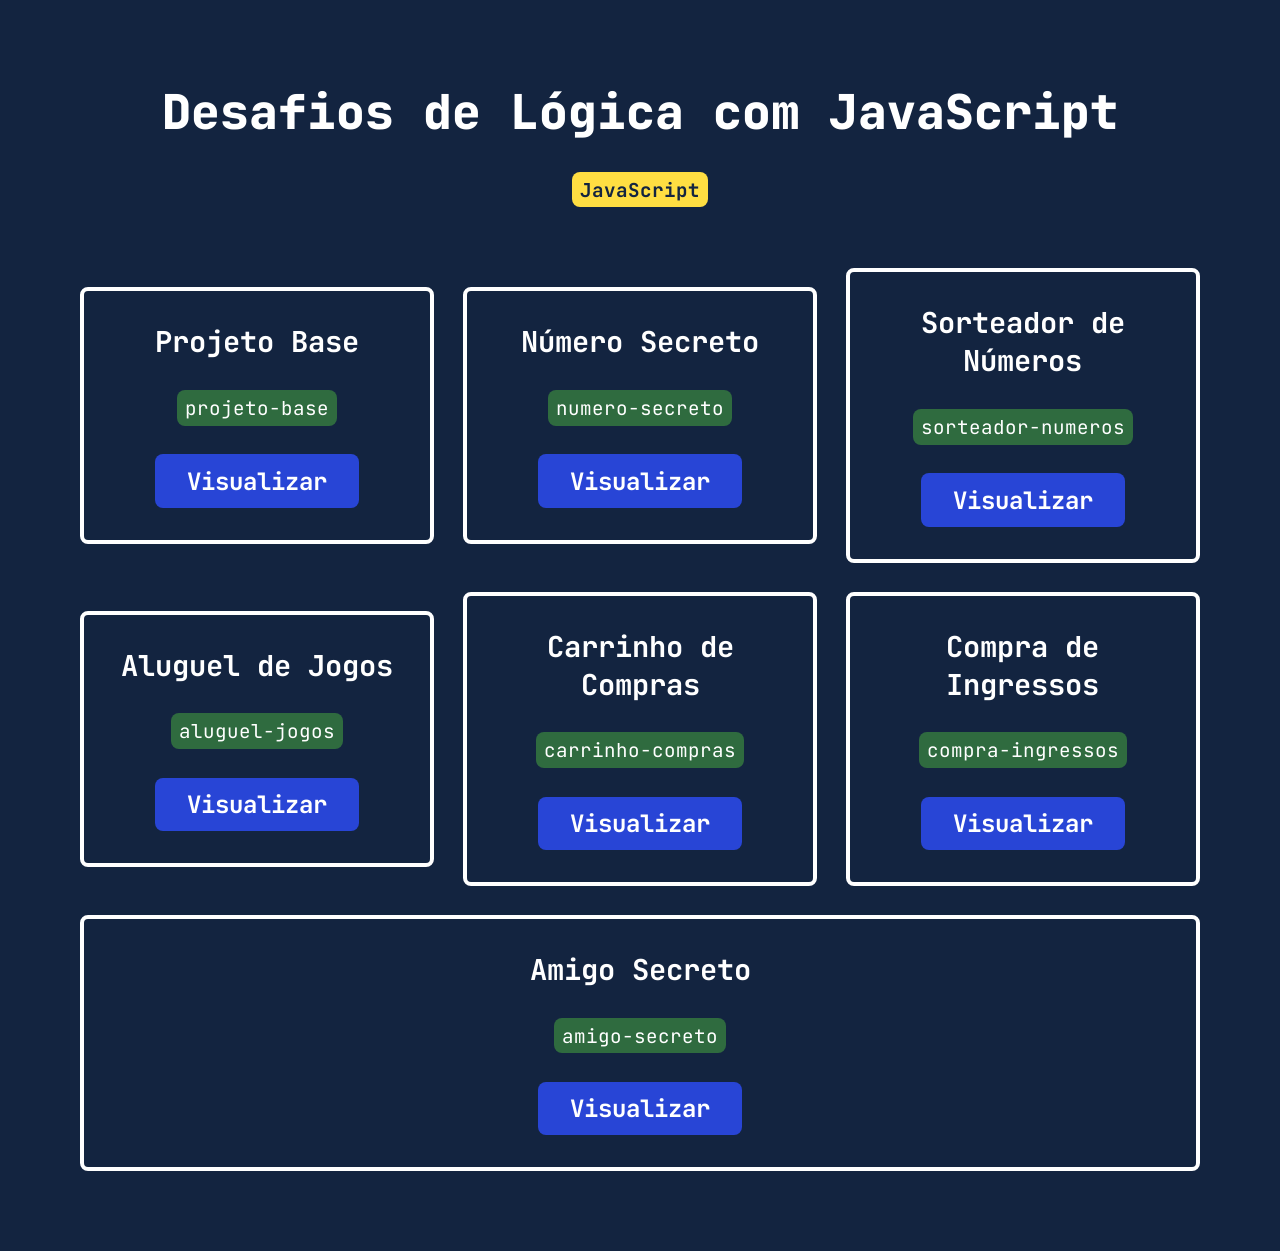
<file: index.html>
<!DOCTYPE html>
<html lang="pt-br">
<head>
    <meta charset="UTF-8">
    <meta name="viewport" content="width=device-width, initial-scale=1.0">
    <title>Página Inicial | Desafios de Lógica com JavaScript</title>
    <link rel="shortcut icon" href="https://i.ibb.co/DD4h4VWp/logo-pagina-inicial.png" type="image/x-icon">
    <link rel="stylesheet" href="projeto-base/css/estilo.css">
    <link rel="stylesheet" href="pagina-inicial/css/estilo.css">
</head>
<body>
    <main class="conteudo modelo__vertical modelo__centralizado">
        <h1 class="conteudo__titulo">Desafios de Lógica com JavaScript</h1>
        <span class="conteudo__tag fundo-amarelo">JavaScript</span>

        <div class="projetos modelo__horizontal modelo__centralizado modelo__quebra" id="elemento-projetos"></div>
    </main>

    <script src="pagina-inicial/js/script.js" defer></script>
</body>
</html>
</file>
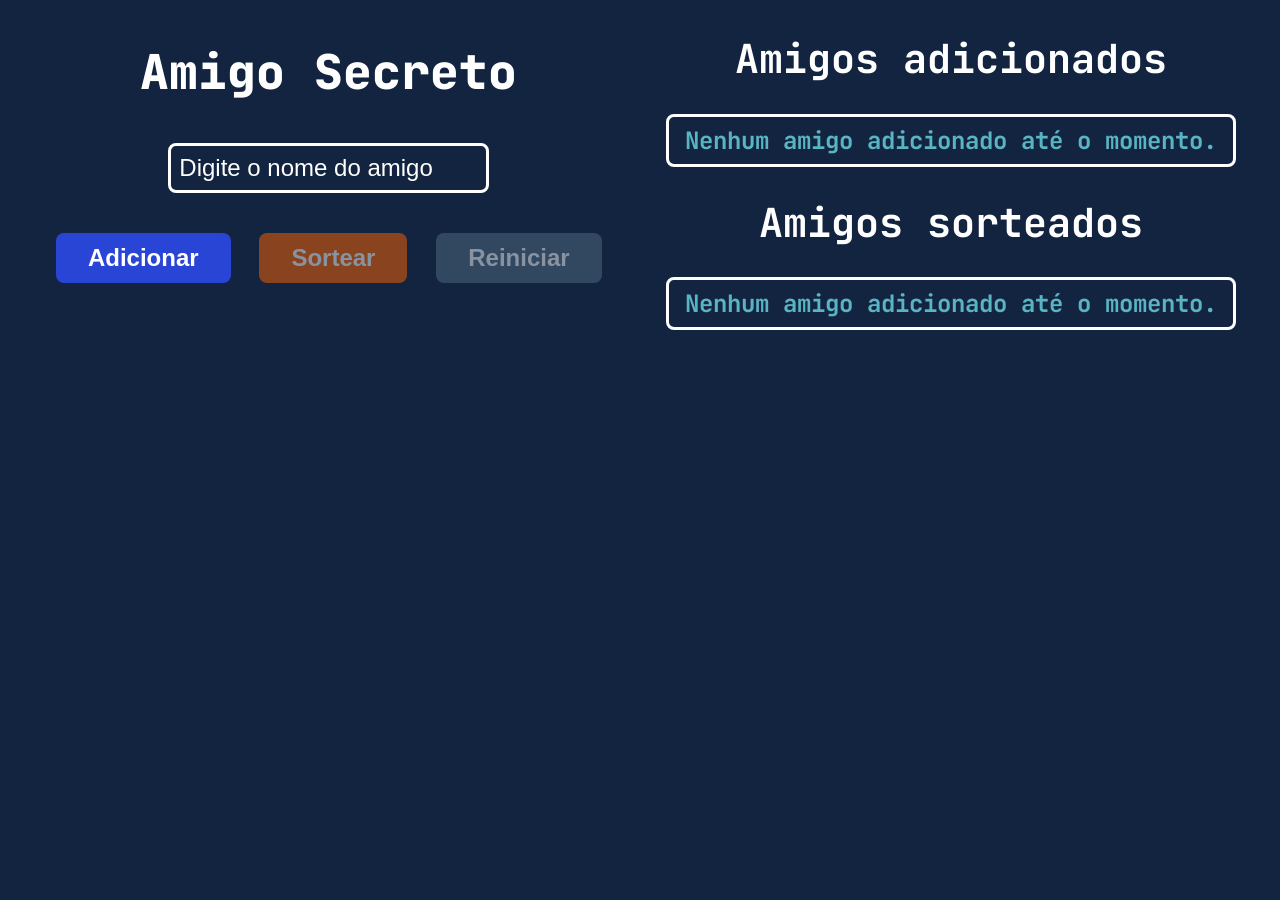
<file: amigo-secreto/index.html>
<!DOCTYPE html>
<html lang="pt-br">
<head>
    <meta charset="UTF-8">
    <meta name="viewport" content="width=device-width, initial-scale=1.0">
    <title>Amigo Secreto | Desafios de Lógica com JavaScript</title>
    <link rel="shortcut icon" href="https://i.ibb.co/Xm27vQ5/logo-amigo-secreto-removebg-preview.png" type="image/x-icon">
    <link rel="stylesheet" href="../projeto-base/css/estilo.css">
    <link rel="stylesheet" href="css/estilo.css">
</head>
<body>
    <main class="conteudo modelo__horizontal modelo__centralizado">
        <section class="conteudo__secao modelo__vertical modelo__centralizado">
            <h1 class="conteudo__titulo">Amigo Secreto</h1>

            <div class="modelo__vertical modelo__centralizado">
                <input type="text" name="nome-amigo" id="nome-amigo" placeholder="Digite o nome do amigo" class="conteudo__caixa-texto"/>
            </div>

            <div class="modelo__horizontal modelo__centralizado modelo__quebra">
                <button onclick="adicionar()" id="botao-adicionar" class="conteudo__botao fundo-adicionar">
                    Adicionar
                </button>

                <button onclick="sortear()" id="botao-sortear" class="conteudo__botao fundo-sortear" disabled>
                    Sortear
                </button>

                <button onclick="reiniciar()" id="botao-reiniciar" class="conteudo__botao fundo-reiniciar" disabled>
                    Reiniciar
                </button>
            </div>

            <div class="modelo__vertical modelo__centralizado" id="elemento-mensagem-aviso"></div>
        </section>

        <section class="conteudo__secao modelo__vertical modelo__centralizado">
            <div class="conteudo__amigo-secreto modelo__vertical modelo__centralizado">
                <div class="modelo__vertical modelo__centralizado">
                    <h2 class="conteudo__subtitulo">Amigos adicionados</h2>

                    <p class="conteudo__texto conteudo__destaque" id="elemento-amigo-adicionado">
                        Nenhum amigo adicionado até o momento.
                    </p>
                </div>

                <div class="modelo__vertical modelo__centralizado">
                    <h2 class="conteudo__subtitulo">Amigos sorteados</h2>

                    <p class="conteudo__texto conteudo__destaque" id="elemento-amigo-sorteado">
                        Nenhum amigo adicionado até o momento.
                    </p>
                </div>
            </div>
        </section>
    </main>

    <script src="js/script.js" defer></script>
</body>
</html>
</file>
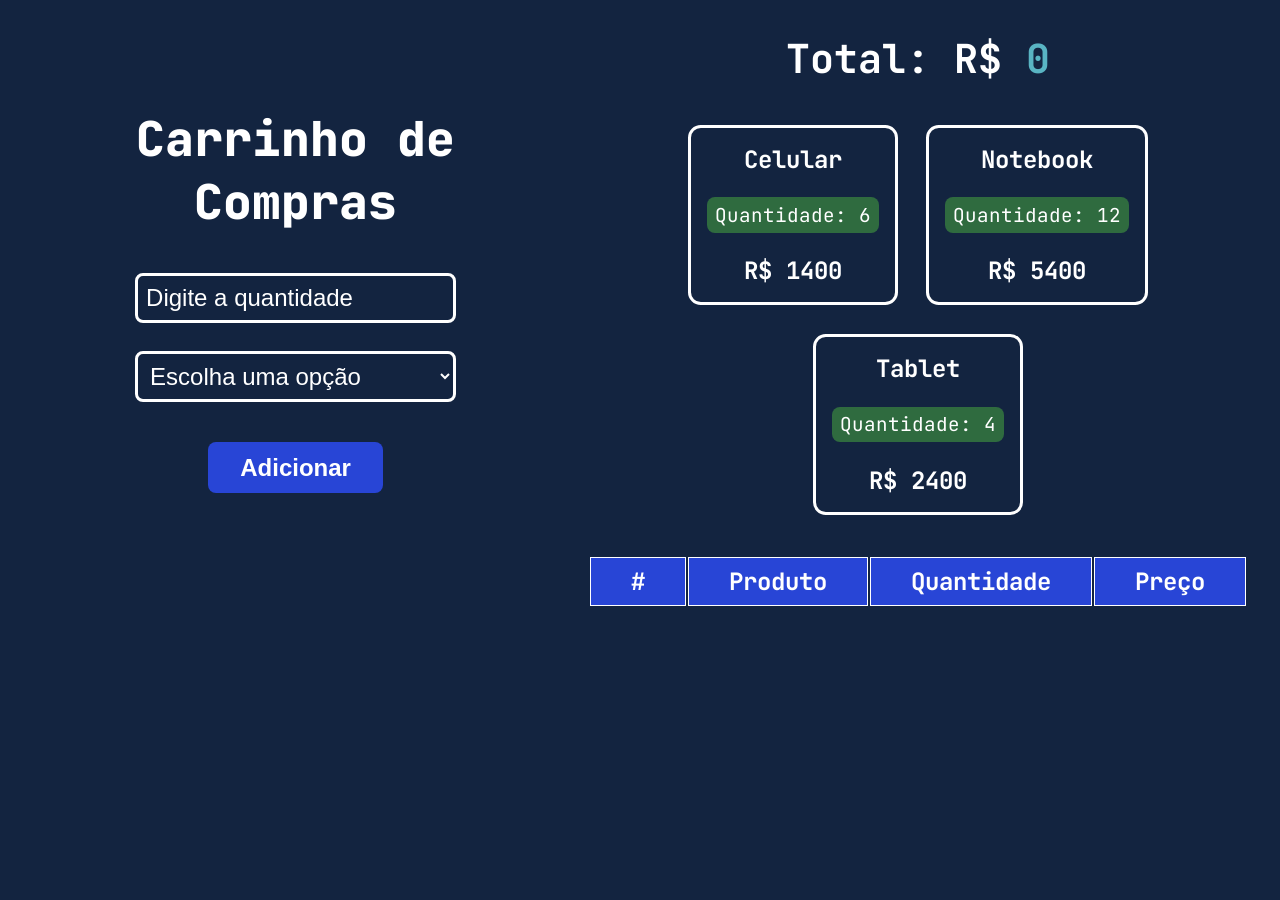
<file: carrinho-compras/index.html>
<!DOCTYPE html>
<html lang="pt-br">
<head>
    <meta charset="UTF-8">
    <meta name="viewport" content="width=device-width, initial-scale=1.0">
    <title>Carrinho de Compras | Desafios de Lógica com JavaScript</title>
    <link rel="shortcut icon" href="https://i.ibb.co/MkZtFhXX/logo-carrinho-compras.png" type="image/x-icon">
    <link rel="stylesheet" href="../projeto-base/css/estilo.css">
    <link rel="stylesheet" href="css/estilo.css">
</head>
<body>
    <main class="conteudo modelo__horizontal modelo__centralizado">
        <section class="conteudo__secao modelo__vertical modelo__centralizado">
            <h1 class="conteudo__titulo">Carrinho de Compras</h1>

            <div class="modelo__vertical modelo__centralizado">
                <input type="number" id="quantidade" name="quantidade" placeholder="Digite a quantidade" class="conteudo__caixa-texto"/>

                <select id="produtos" name="produtos" class="conteudo__caixa-texto"></select>
            </div>

            <div class="modelo__horizontal modelo__centralizado modelo__quebra">
                <button onclick="adicionar()" id="botao-adicionar" class="conteudo__botao fundo-adicionar">
                    Adicionar
                </button>
            </div>

            <div class="modelo__vertical modelo__centralizado" id="elemento-mensagem-aviso"></div>
        </section>

        <section class="conteudo__secao modelo__vertical modelo__centralizado">
            <h2 class="conteudo__subtitulo">
                Total: R$ 
                <span class="conteudo__destaque" id="elemento-preco">0</span>
            </h2>

            <div class="produtos modelo__horizontal modelo__centralizado modelo__quebra" id="elemento-produtos"></div>

            <div class="modelo__horizontal modelo__centralizado modelo__quebra">
                <table class="produto__tabela">
                    <thead>
                        <tr>
                            <th>#</th>
                            <th>Produto</th>
                            <th>Quantidade</th>
                            <th>Preço</th>
                        </tr>
                    </thead>
                    <tbody id="elemento-produto-adicionado"></tbody>
                </table>
            </div>
        </section>
    </main>

    <script src="js/script.js" defer></script>
</body>
</html>
</file>
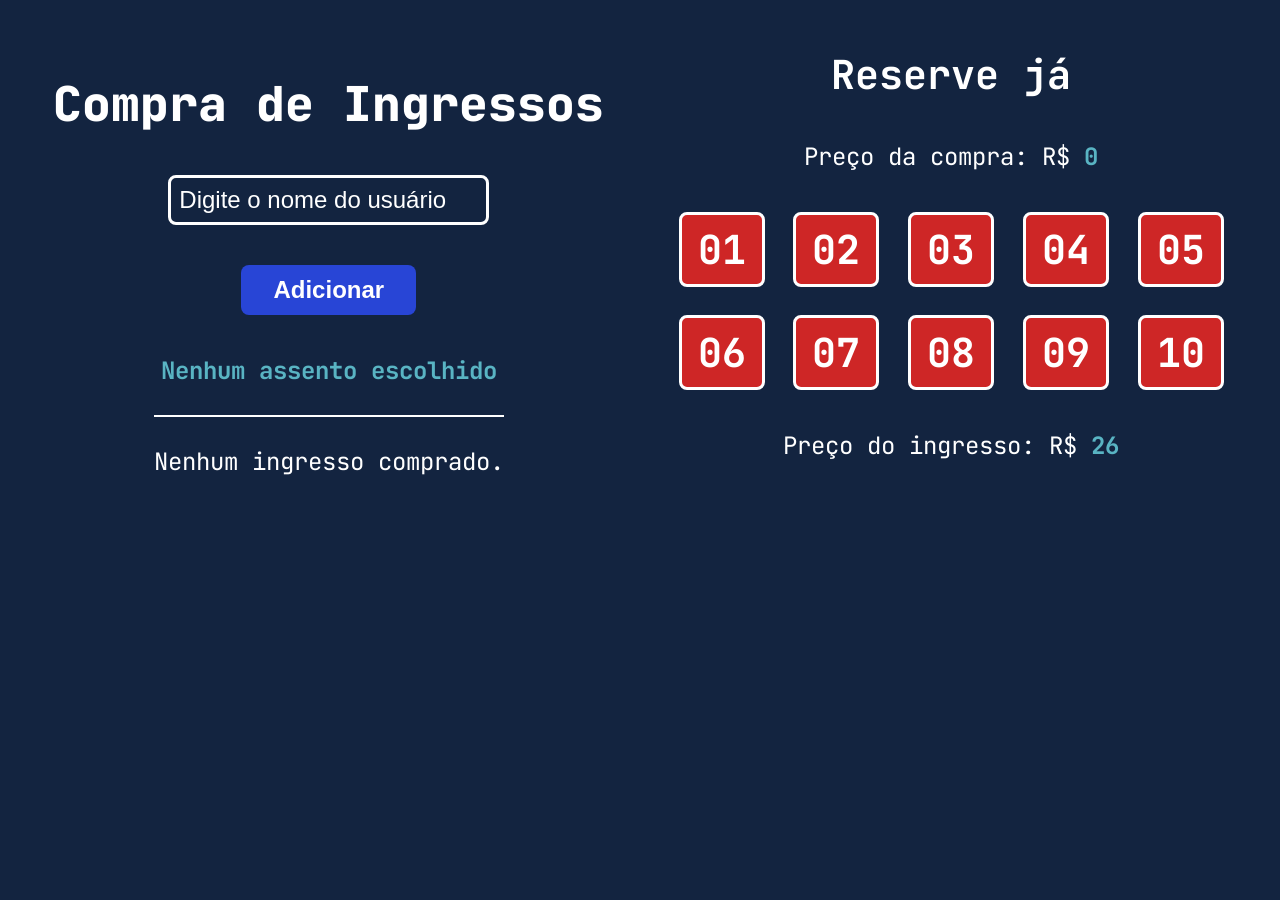
<file: compra-ingressos/index.html>
<!DOCTYPE html>
<html lang="pt-br">
<head>
    <meta charset="UTF-8">
    <meta name="viewport" content="width=device-width, initial-scale=1.0">
    <title>Compra de Ingressos | Desafios de Lógica com JavaScript</title>
    <link rel="shortcut icon" href="https://i.ibb.co/KjH471B8/logo-compra-ingressos-removebg-preview.png" type="image/x-icon">
    <link rel="stylesheet" href="../projeto-base/css/estilo.css">
    <link rel="stylesheet" href="css/estilo.css">
</head>
<body>
    <main class="conteudo modelo__horizontal modelo__centralizado">
        <section class="conteudo__secao modelo__vertical modelo__centralizado">
            <div class="modelo__vertical modelo__centralizado" id="elemento-mensagem-aviso"></div>

            <h1 class="conteudo__titulo">Compra de Ingressos</h1>

            <div class="modelo__vertical modelo__centralizado">
                <input type="text" id="nome-usuario" name="nome-usuario" placeholder="Digite o nome do usuário" class="conteudo__caixa-texto"/>
            </div>

            <div class="modelo__vertical modelo__centralizado modelo__quebra">
                <button onclick="adicionar()" id="botao-adicionar" class="conteudo__botao fundo-adicionar">
                    Adicionar
                </button>
            </div>

            <div class="conteudo__informacao modelo__vertical modelo__centralizado" id="elemento-informacoes"></div>
        </section>

        <section class="conteudo__secao modelo__vertical modelo__centralizado">
            <h2 class="conteudo__subtitulo">Reserve já</h2>
            <p class="conteudo__texto">
                Preço da compra: R$ <span class="conteudo__destaque" id="elemento-preco-compra">0</span>
            </p>

            <div class="modelo__horizontal modelo__centralizado modelo__quebra" id="elemento-assentos-disponiveis">
                
            </div>

            <p class="conteudo__texto">
                Preço do ingresso: R$ <span class="conteudo__destaque" id="elemento-preco-ingresso">25</span>
            </p>
        </section>
    </main>

    <script src="js/script.js" defer></script>
</body>
</html>
</file>
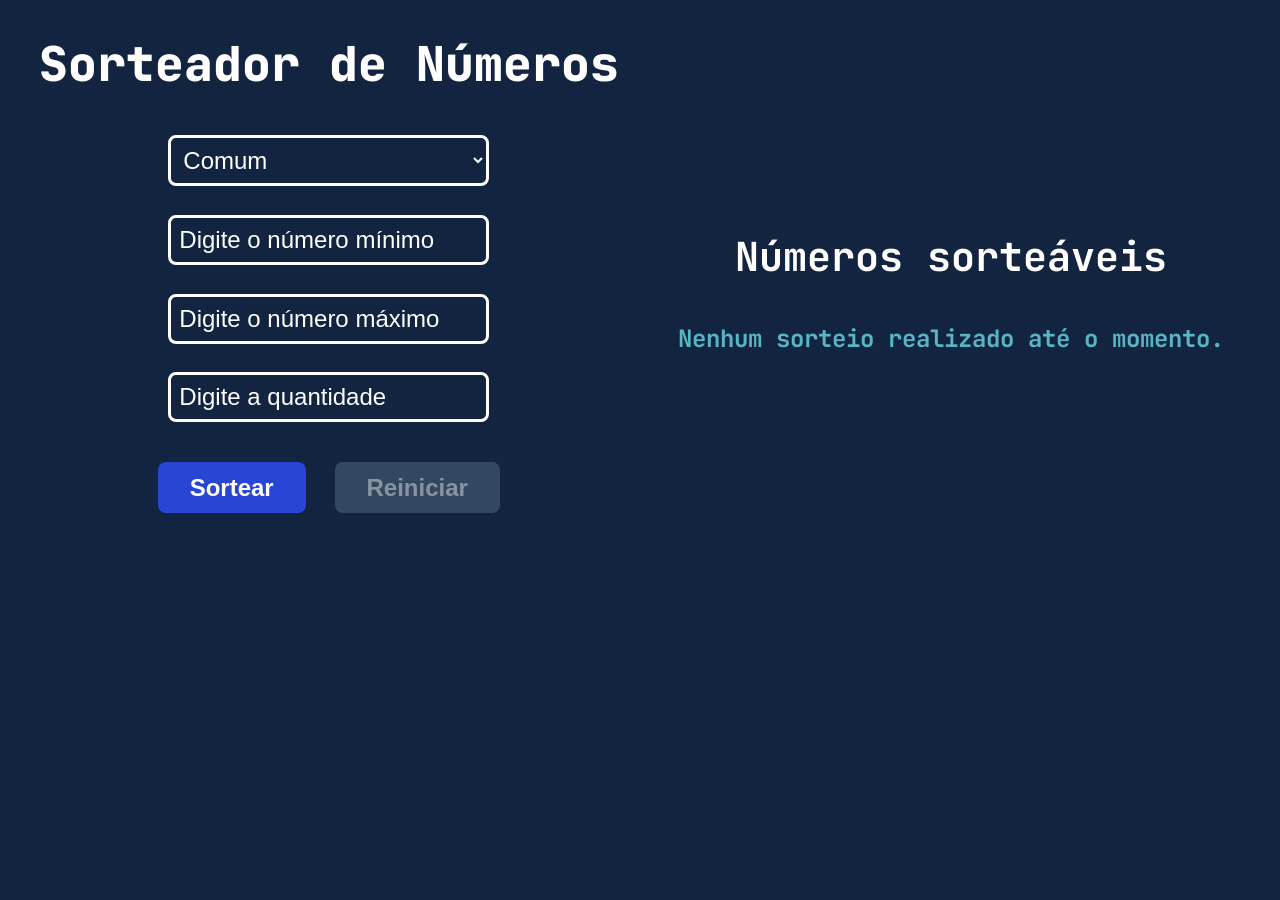
<file: sorteador-numeros/index.html>
<!DOCTYPE html>
<html lang="pt-br">
<head>
    <meta name="viewport" content="width=device-width, initial-scale=1.0">
    <meta charset="UTF-8">
    <title>Sorteador de Números | Desafios de Lógica com JavaScript</title>
    <link rel="shortcut icon" href="https://i.ibb.co/ZR5xC6Jr/logo-sorteador-numeros.png" type="image/x-icon">
    <link rel="stylesheet" href="../projeto-base/css/estilo.css">
</head>
<body>
    <main class="conteudo modelo__horizontal modelo__centralizado">
        <section class="conteudo__secao modelo__vertical modelo__centralizado">
            <h1 class="conteudo__titulo">Sorteador de Números</h1>

            <div class="modelo__vertical modelo__centralizado">
                <select id="opcao-escolhida" name="opcao-escolhida" class="conteudo__caixa-texto">
                    <option value="1">Comum</option>
                    <option value="2">Pares</option>
                    <option value="3">Ímpares</option>
                </select>
                    
                <input type="number" id="numero-minimo" name="numero-minimo" placeholder="Digite o número mínimo" class="conteudo__caixa-texto">

                <input type="number" id="numero-maximo" name="numero-maximo" placeholder="Digite o número máximo" class="conteudo__caixa-texto">

                <input type="number" id="numero-quantidade" name="numero-quantidade" placeholder="Digite a quantidade" class="conteudo__caixa-texto">
            </div>

            <div class="modelo__horizontal modelo__centralizado modelo__quebra">
                <button onclick="sortear()" id="botao-sortear" class="conteudo__botao fundo-adicionar">
                    Sortear
                </button>

                <button onclick="reiniciar()" id="botao-reiniciar" class="conteudo__botao fundo-reiniciar" disabled>
                    Reiniciar
                </button>
            </div>

            <div class="modelo__vertical modelo__centralizado" id="elemento-mensagem-aviso"></div>
        </section>

        <section class="conteudo__secao modelo__vertical modelo__centralizado">
            <h2 class="conteudo__subtitulo">Números sorteáveis</h2>
            
            <div class="modelo__horizontal modelo__centralizado modelo__quebra" id="elemento-numeros-sorteados"></div>
        </section>
    </main>

    <script src="js/script.js" defer></script>
</body>
</html>
</file>
<file: projeto-base/css/estilo.css>
@import url('https://fonts.googleapis.com/css2?family=JetBrains+Mono:ital,wght@0,100..800;1,100..800&display=swap');

@import url('modelo.css');

* {
    padding: 0;
    margin: 0;
    box-sizing: border-box;
}

:root {
    --cor-fundo: #132440;
    --cor-fonte: #FFFFFF;

    --cor-adicionar: #2845D6;
    --cor-destaque: #59B4C3;
    --cor-sortear: #FF6500;
    --cor-reiniciar: #526D82;
    --cor-sucesso: #2F6B3F;
    --cor-alerta: #CE2626;

    --fonte-principal: 'JetBrains Mono', monospace;
}

body {
    background-color: var(--cor-fundo);
    color: var(--cor-fonte);
    font-family: var(--fonte-principal);
}

a {
    text-decoration: none;
}

.conteudo {
    padding: 2rem;
}

.conteudo__secao {
    gap: 2.5rem;
    flex: 1 1 50%;
}

.conteudo__titulo {
    font-size: 3rem;
    font-weight: 900;
}

.conteudo__subtitulo {
    font-size: 2.5rem;
    font-weight: 700;
}

.conteudo__texto {
    font-size: 1.5rem;
    font-weight: 400;
}

.conteudo__destaque {
    color: var(--cor-destaque);
    font-weight: bold;
}

.conteudo__tag {
    font-size: 1.2rem;
    padding: 0.3rem 0.5rem;
    border-radius: 0.5rem;
}

.conteudo__caixa-texto {
    background: var(--cor-fundo);
    border: 0.2rem solid var(--cor-fonte);
    border-radius: 0.5rem;
    padding: 0.5rem;
    font-size: 1.5rem;
    color: var(--cor-fonte);
    outline: none;
    width: 100%;
}

.conteudo__caixa-texto::placeholder {
    color: var(--cor-fonte);
}

.conteudo__botao {
    color: var(--cor-fonte);
    font-size: 1.5rem;
    padding: 0.7rem 2rem;
    border-radius: 0.5rem;
    border: none;
    font-weight: bold;
}

.conteudo__botao:disabled {
    cursor: not-allowed;
    opacity: 0.5;
}

.conteudo__mensagem {
    padding: 0.5rem 1.5rem;
    border-radius: 0.5rem;
}

.conteudo__mensagem-alerta {
    animation-name: AnimarMensagemPelaLateral;
    animation-duration: 1s;
}

.conteudo__caixa {
    border: 0.2rem solid var(--cor-fonte);
    border-radius: 0.5rem;
    font-weight: bold;
    padding: 0.5rem 1rem;
}

.conteudo__imagem {
    border: 0.3rem solid var(--cor-adicionar);
    border-radius: 0.5rem;
    width: 100%;
}

.conteudo__opacidade {
    cursor: not-allowed;
    opacity: 0.5;
}

@keyframes AnimarMensagemPelaLateral {
    to {
        width: 350px;
    }   

    from {
        width: 700px;
    }
}

@media screen and (max-width: 1024px) {
    .conteudo {
        flex-direction: column;
        gap: 3rem;
    }

    .conteudo__secao:nth-child(1) {
        border-bottom: 0.3rem solid var(--cor-fonte);
        padding: 2rem;
    }
}
</file>
<file: pagina-inicial/css/estilo.css>
.conteudo {
    padding: 5rem;
}

.fundo-amarelo {
    background-color: #FFDE42;
    color: var(--cor-fundo);
    font-weight: bold;
}

.projetos {
    padding-top: 2rem;
}

.projeto {
    border: 0.3rem solid var(--cor-fonte);
    padding: 2rem 1.5rem;
    border-radius: 0.5rem;
    flex: 1 1 25%;
}

.projeto .conteudo__subtitulo {
    font-size: 1.8rem;
}

@media screen and (max-width: 467px) {
    .conteudo {
        padding: 2rem;
    }

    .conteudo__titulo {
        font-size: 2.5rem;
    }
}
</file>
<file: amigo-secreto/css/estilo.css>
.conteudo__amigo-secreto .conteudo__texto {
    border: 0.2rem solid var(--cor-fonte);
    border-radius: 0.5rem;
    padding: 0.5rem 1rem;
}
</file>
<file: carrinho-compras/css/estilo.css>
.produto {
    border: 0.2rem solid var(--cor-fonte);
    border-radius: 0.8rem;
    padding: 1rem;
    gap: 1.4rem;
}

.produtos .conteudo__texto {
    font-weight: bold;
}

.produto__tabela th, td {
    border: 0.3px solid var(--cor-fonte);
    padding: 0.5rem;
    font-size: 1.5rem;
    padding: 0.5rem 2.5rem;
    width: 100%;
}

.produto__tabela thead {
    background: var(--cor-adicionar);
}

@media screen and (max-width: 771px) {
    .produtos {
        flex-wrap: wrap;
    }
}
</file>
<file: compra-ingressos/css/estilo.css>
.conteudo__informacao .conteudo__barra {
    border: 0.1rem solid var(--cor-fonte);
    width: 100%;
}

.fundo-reiniciar {
    background: #2E2E2E;
}

.conteudo__bloco {
    border: 0.15rem solid var(--cor-fonte);
    border-radius: 0.5rem;
    padding: 1rem 1.3rem;
    font-size: 1.3rem;
}
</file>
